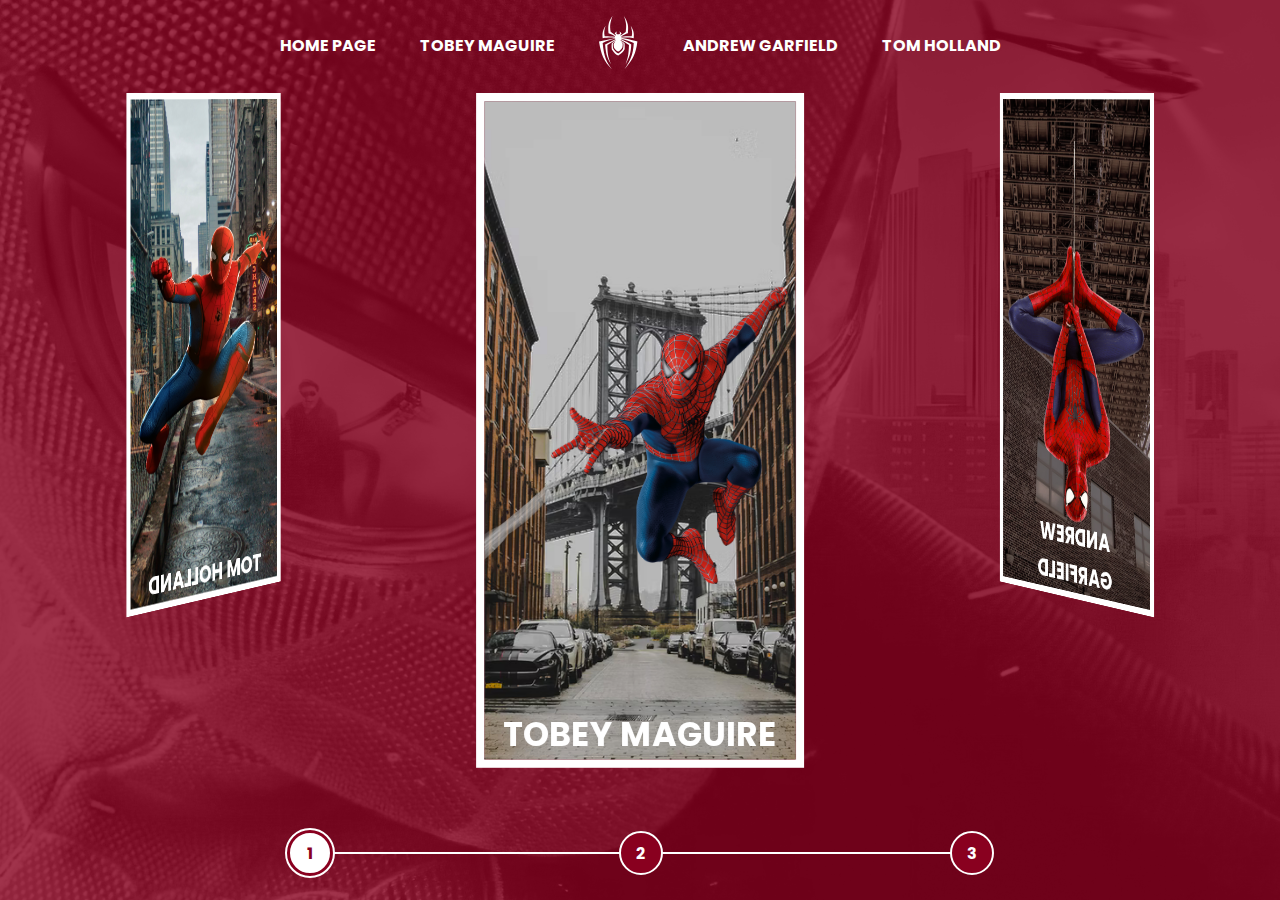
<file: index.html>
<!DOCTYPE html>
<html lang="en">
<head>
    <meta charset="UTF-8">
    <meta http-equiv="X-UA-Compatible" content="IE=edge">
    <meta name="viewport" content="width=device-width, initial-scale=1.0">
    <link rel="stylesheet" href="./assets/css/home-page.css">
    <script src="./assets/scripts/script.js"></script>
    <title>Spider-Man | Multiverses</title>
</head>
<body> 
    <nav class="spider-menu">
        <ul>
            <li class="spider-menu__item">
                <a href="/">Home Page</a>
            </li>
            <li class="spider-menu__item">
                <a href="./pages/tobey-maguiere/spiderman1.html">Tobey Maguire</a>
            </li>
            <li class="spider-menu__item spider-menu__icon">
                <img src="./assets/images/icons/spider.svg" alt="spider-icon" >
            </li>
            <li class="spider-menu__item">
                <a href="./pages/andrew-garfield/spiderman2-1.html">Andrew Garfield</a>
            </li>
            <li class="spider-menu__item">
                <a href="./pages/tom-holland/spiderman3-1.html">Tom Holland</a>
            </li>
        </ul>
    </nav>
    <div class="spider-container">
        <div class="spider-card-carousel" style="transform: translateZ(-40vw) rotateY(0deg);">
            <a href="./pages/tobey-maguiere/spiderman1.html" class="spider-card" id="spider-man-01">
                <img class="spider-card__background" src="./assets/images/pic-sm-bg-01.jpg">
                <img class="spider-card__image" src="./assets/images/spider-man-01.png " alt="Tobey Maguire">
                <h2 class="spider-card__title">Tobey Maguire</h2>
            </a>
            <a href="./pages/andrew-garfield/spiderman2-1.html" class="spider-card" id="spider-man-02">
                <img class="spider-card__background" src="./assets/images/pic-sm-bg-02.jpg">
                <img class="spider-card__image" src="./assets/images/spider-man-02.png" alt="Andrew Garfield">
                <h2 class="spider-card__title">Andrew Garfield</h2>
            </a>
            <a href="./pages/tom-holland/spiderman3-1.html" class="spider-card" id="spider-man-03">
                <img class="spider-card__background" src="./assets/images/pic-sm-bg-03.jpg">
                <img class="spider-card__image" src="./assets/images/spider-man-03.png " alt="Tom Holland">
                <h2 class="spider-card__title">Tom Holland</h2>
            </a> 
        </div>
    </div>

    <div class="spider-controller">
        <div id="1" onclick="selectCarouselItem(this)" class="spider-controller__button spider-controller__button--active">
            1
        </div>
        <div id="2" onclick="selectCarouselItem(this)" class="spider-controller__button">
            2
        </div>
        <div id="3" onclick="selectCarouselItem(this)" class="spider-controller__button">
            3
        </div>
        <div class="spider-controller__line"></div>
    </div>
</body>
</html>
</file>
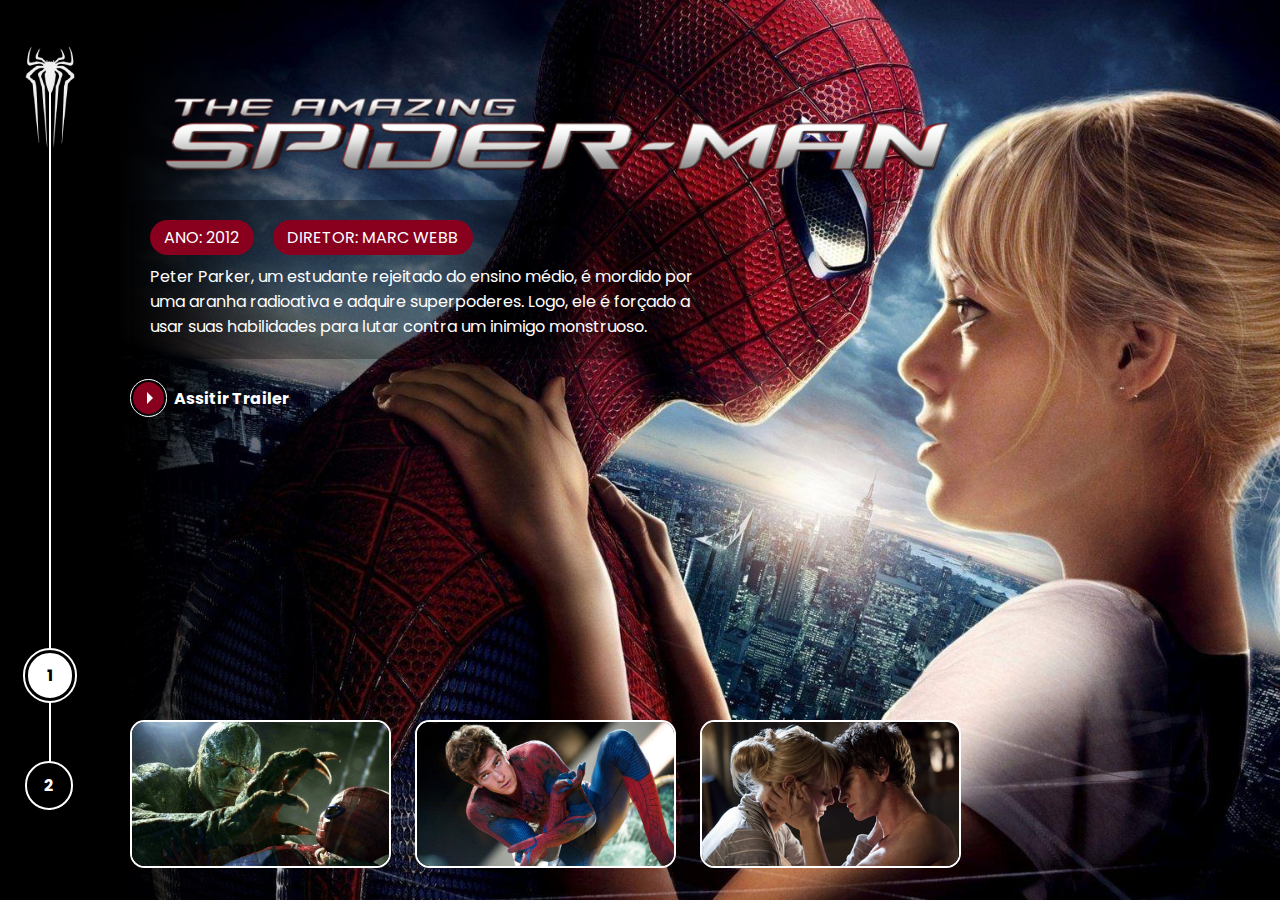
<file: pages/andrew-garfield/spiderman2-1.html>
<!DOCTYPE html>
<html lang="en">
<head>
    <meta charset="UTF-8">
    <meta http-equiv="X-UA-Compatible" content="IE=edge">
    <meta name="viewport" content="width=device-width, initial-scale=1.0">
    <link  rel="stylesheet" href="../../assets/css/internal.css">
    <link rel="stylesheet" href="https://cdn.jsdelivr.net/npm/@fancyapps/ui@4.0/dist/fancybox.css"/>

    <title>Spider-Man | Andrew Garfield</title>
</head>
<body>
    <div class="spider-wrapper">

        <div class="spider-left-column">
            <nav class="navigator">
                <div class="navigator__icon">
                    <a href="../../index.html">
                        <img src="../../assets/images/icons/spiderman1-andrew.png" alt="spider-andrew-icon" />
                    </a>
                </div>
                <ul>
                    <li><a href="#01" class="button-active">1</a></li>
                    <li><a href="spidermand2-2.html">2</a></li>
                </ul>
            </nav>
        </div>

        <div class="spider-main-content spider-background-02-01">
            <div class="spider-main-content__top">
              <div class="spider-logo">
                <img src="../../assets/images/spiderman-andrew/movie-01/logo.png" alt="The Amazing Spiderman (2012)"/>
              </div>
      
              <div class="spider-description">
                <div class="pills">
                  <ul>
                    <li>Ano: 2012</li>
                    <li>Diretor: Marc Webb</li> 
                  </ul>
                </div>
      
                <div class="spider-description__text">
                    <p>Peter Parker, um estudante rejeitado do ensino médio, é mordido por uma aranha radioativa e adquire superpoderes. 
                        Logo, ele é forçado a usar suas habilidades para lutar contra um inimigo monstruoso.</p>
                </div>
              </div>

              <div class="spider-links">
                <ul>
                    <li>
                        <a href="https://www.youtube.com/watch?v=-tnxzJ0SSOw" class="link-button" target="_blank">
                            <span class="icon">
                                <div class="play-icon">&nbsp;</div>
                            </span>
                            <span class="label">
                                Assitir Trailer
                            </span>
                        </a>
                    </li>
                </ul>
              </div>
            </div>
            <div class="spider-main-content__bottom">
                <div class="gallery">
                    <ul>
                        <li>
                            <a data-fancybox href="../../assets/images/spiderman-andrew/movie-01/gallery/image-02.png">
                            <img src="../../assets/images/spiderman-andrew/movie-01/gallery/image-02.png" alt="">
                            </a>
                        </li>
                        <li>
                            <a data-fancybox href="../../assets/images/spiderman-andrew/movie-01/gallery/image-03.png">
                            <img src="../../assets/images/spiderman-andrew/movie-01/gallery/image-03.png" alt="">
                            </a>
                        </li>
                        <li>
                            <a data-fancybox href="../../assets/images/spiderman-andrew/movie-01/gallery/image-01.png">
                            <img src="../../assets/images/spiderman-andrew/movie-01/gallery/image-01.png" alt="">
                            </a>
                        </li>
                    </ul>
                </div>
            </div>
          </div>
        </div>
        <script src="https://cdn.jsdelivr.net/npm/@fancyapps/ui@4.0/dist/fancybox.umd.js"></script>
        <script>
         
        </script>
      </body>
      </html>
</file>
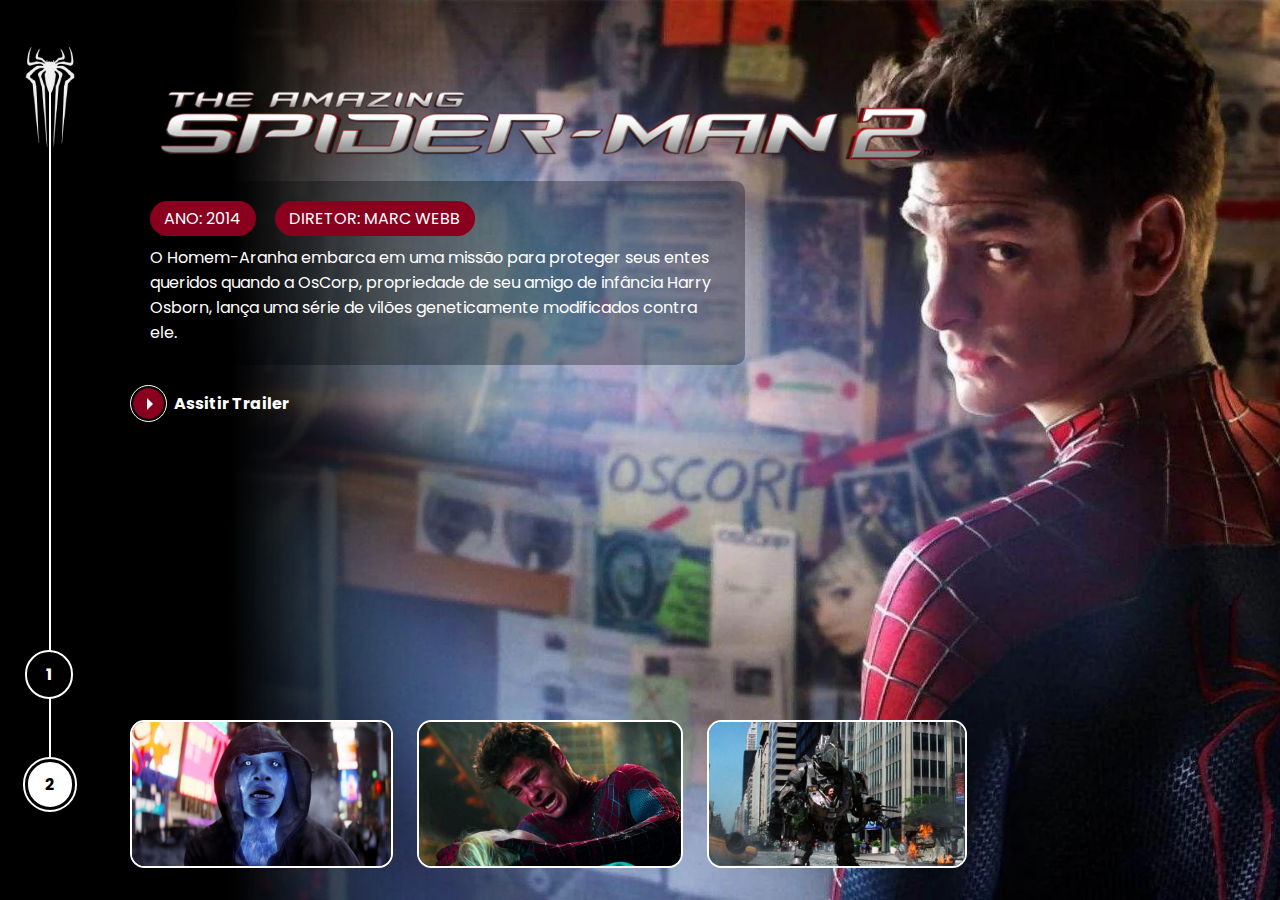
<file: pages/andrew-garfield/spidermand2-2.html>
<!DOCTYPE html>
<html lang="en">
<head>
    <meta charset="UTF-8">
    <meta http-equiv="X-UA-Compatible" content="IE=edge">
    <meta name="viewport" content="width=device-width, initial-scale=1.0">
    <link  rel="stylesheet" href="../../assets/css/internal.css">
    <link rel="stylesheet" href="https://cdn.jsdelivr.net/npm/@fancyapps/ui@4.0/dist/fancybox.css"/>

    <title>Spider-Man | Andrew Garfield</title>
</head>
<body>
    <div class="spider-wrapper">

        <div class="spider-left-column">
            <nav class="navigator">
                <div class="navigator__icon">
                    <a href="../../index.html">
                        <img src="../../assets/images/icons/spiderman1-andrew.png" alt="spider-andrew-icon" />
                    </a>
                </div>
                <ul>
                    <li><a href="spiderman2-1.html">1</a></li>
                    <li><a href="#02" class="button-active">2</a></li>
                </ul>
            </nav>
        </div>

        <div class="spider-main-content spider-background-02-02">
            <div class="spider-main-content__top">
              <div class="spider-logo">
                <img src="../../assets/images/spiderman-andrew/movie-02/logo.png" alt="The Amazing Spider-Man 2 (2014)"/>
              </div>
      
              <div class="spider-description">
                <div class="pills">
                  <ul>
                    <li>Ano: 2014</li>
                    <li>Diretor: Marc Webb</li> 
                  </ul>
                </div>
      
                <div class="spider-description__text">
                    <p>O Homem-Aranha embarca em uma missão para proteger seus entes queridos quando a OsCorp, propriedade de seu amigo de infância Harry Osborn, lança uma série de vilões geneticamente modificados contra ele.</p>
                </div>
              </div>

              <div class="spider-links">
                <ul>
                    <li>
                        <a href="https://www.youtube.com/watch?v=nbp3Ra3Yp74" class="link-button" target="_blank">
                            <span class="icon">
                                <div class="play-icon">&nbsp;</div>
                            </span>
                            <span class="label">
                                Assitir Trailer
                            </span>
                        </a>
                    </li>
                </ul>
              </div>
            </div>
            <div class="spider-main-content__bottom">
                <div class="gallery">
                    <ul>
                        <li>
                            <a data-fancybox href="../../assets/images/spiderman-andrew/movie-02/gallery/image-01.png">
                            <img src="../../assets/images/spiderman-andrew/movie-02/gallery/image-01.png" alt="">
                            </a>
                        </li>
                        <li>
                            <a data-fancybox href="../../assets/images/spiderman-andrew/movie-02/gallery/image-02.png">
                            <img src="../../assets/images/spiderman-andrew/movie-02/gallery/image-02.png" alt="">
                            </a>
                        </li>
                        <li>
                            <a data-fancybox href="../../assets/images/spiderman-andrew/movie-02/gallery/image-03.png">
                            <img src="../../assets/images/spiderman-andrew/movie-02/gallery/image-03.png" alt="">
                            </a>
                        </li>
                    </ul>
                </div>
            </div>
          </div>
        </div>
        <script src="https://cdn.jsdelivr.net/npm/@fancyapps/ui@4.0/dist/fancybox.umd.js"></script>
        <script>
         
        </script>
      </body>
      </html>
</file>
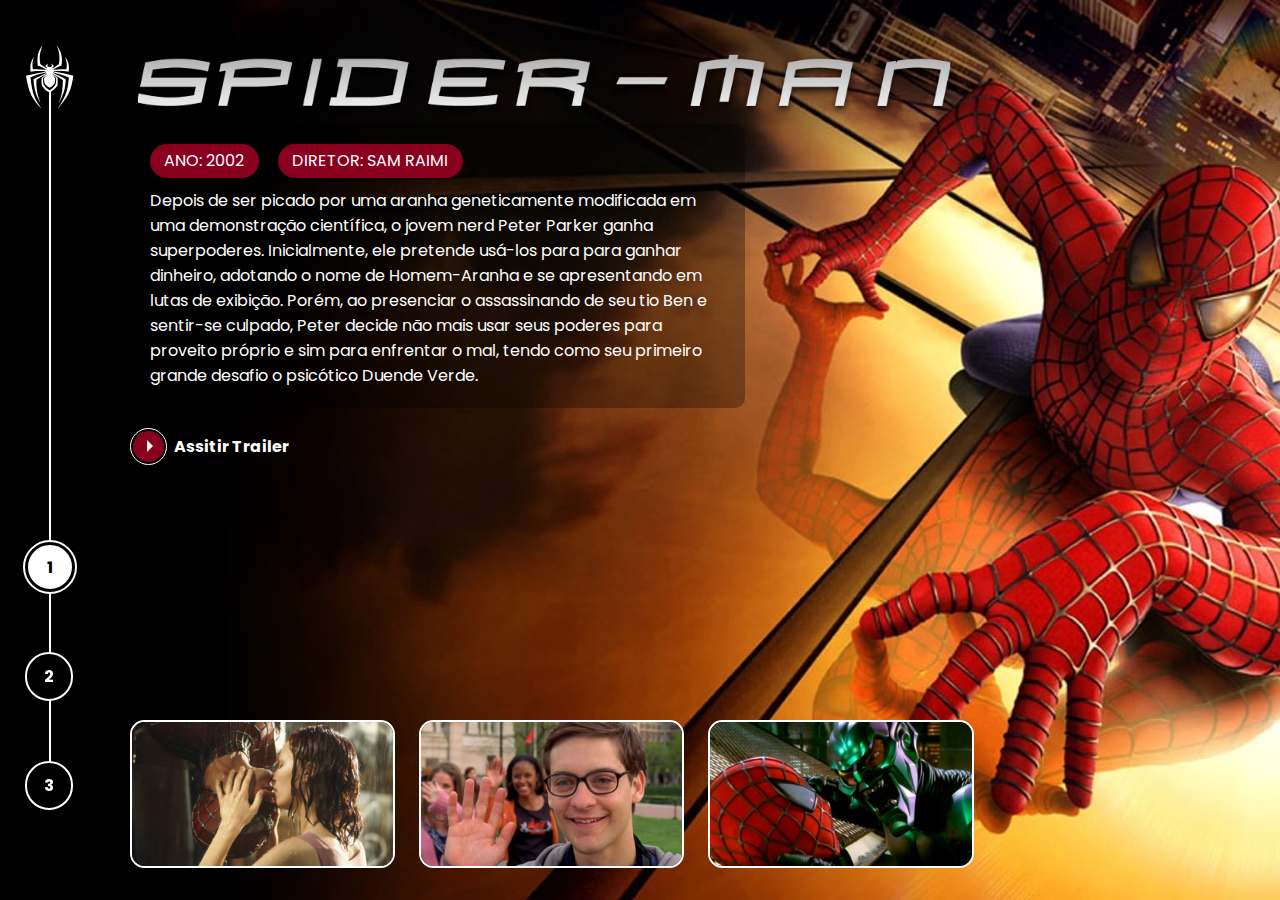
<file: pages/tobey-maguiere/spiderman1.html>
<!DOCTYPE html>
<html lang="en">
<head>
    <meta charset="UTF-8">
    <meta http-equiv="X-UA-Compatible" content="IE=edge">
    <meta name="viewport" content="width=device-width, initial-scale=1.0">
    <link  rel="stylesheet" href="../../assets/css/internal.css">
    <link rel="stylesheet" href="https://cdn.jsdelivr.net/npm/@fancyapps/ui@4.0/dist/fancybox.css"/>

    <title>Spider-Man | Tobey Maguire</title>
</head>
<body>
    <div class="spider-wrapper">

        <div class="spider-left-column">
            <nav class="navigator">
                <div class="navigator__icon">
                    <a href="../../index.html">
                        <img src="../../assets/images/icons/spiderman1.png" alt="spider-tobey-icon" />
                    </a>
                </div>
                <ul>
                    <li><a href="#01" class="button-active">1</a></li>
                    <li><a href="spiderman2.html">2</a></li>
                    <li><a href="spiderman3.html">3</a></li>
                </ul>
            </nav>
        </div>

        <div class="spider-main-content spider-background-01-01">
            <div class="spider-main-content__top">
              <div class="spider-logo">
                <img src="../../assets/images/spiderman-tobey/movie-01/logo.png" alt="Spiderman (2002)"/>
              </div>
      
              <div class="spider-description">
                <div class="pills">
                  <ul>
                    <li>Ano: 2002</li>
                    <li>Diretor: Sam Raimi</li> 
                  </ul>
                </div>
      
                <div class="spider-description__text">
                    <p>Depois de ser picado por uma aranha geneticamente modificada em uma
                        demonstração científica, o jovem nerd Peter Parker ganha superpoderes. Inicialmente, ele pretende usá-los
                        para para ganhar dinheiro, adotando o nome de Homem-Aranha e se apresentando em lutas de exibição. Porém,
                        ao presenciar o assassinando de seu tio Ben e sentir-se culpado, Peter decide não mais usar seus poderes
                        para proveito próprio e sim para enfrentar o mal, tendo como seu primeiro grande desafio o psicótico
                        Duende Verde.</p>
                </div>
              </div>

              <div class="spider-links">
                <ul>
                    <li>
                        <a href="https://www.youtube.com/watch?v=TYMMOjBUPMM" class="link-button" target="_blank">
                            <span class="icon">
                                <div class="play-icon">&nbsp;</div>
                            </span>
                            <span class="label">
                                Assitir Trailer
                            </span>
                        </a>
                    </li>
                </ul>
              </div>
            </div>
            <div class="spider-main-content__bottom">
                <div class="gallery">
                    <ul>
                        <li>
                            <a data-fancybox href="../../assets/images/spiderman-tobey/movie-01/gallery/image-01.png">
                            <img src="../../assets/images/spiderman-tobey/movie-01/gallery/image-01.png" alt="">
                            </a>
                        </li>
                        <li>
                            <a data-fancybox href="../../assets/images/spiderman-tobey/movie-01/gallery/image-02.png">
                            <img src="../../assets/images/spiderman-tobey/movie-01/gallery/image-02.png" alt="">
                            </a>
                        </li>
                        <li>
                            <a data-fancybox href="../../assets/images/spiderman-tobey/movie-01/gallery/image-03-full.jpg">
                            <img src="../../assets/images/spiderman-tobey/movie-01/gallery/image-03.png" alt="">
                            </a>
                        </li>
                    </ul>
                </div>
            </div>
          </div>
        </div>
        <script src="https://cdn.jsdelivr.net/npm/@fancyapps/ui@4.0/dist/fancybox.umd.js"></script>
        <script>
         
        </script>
      </body>
      </html>
</file>
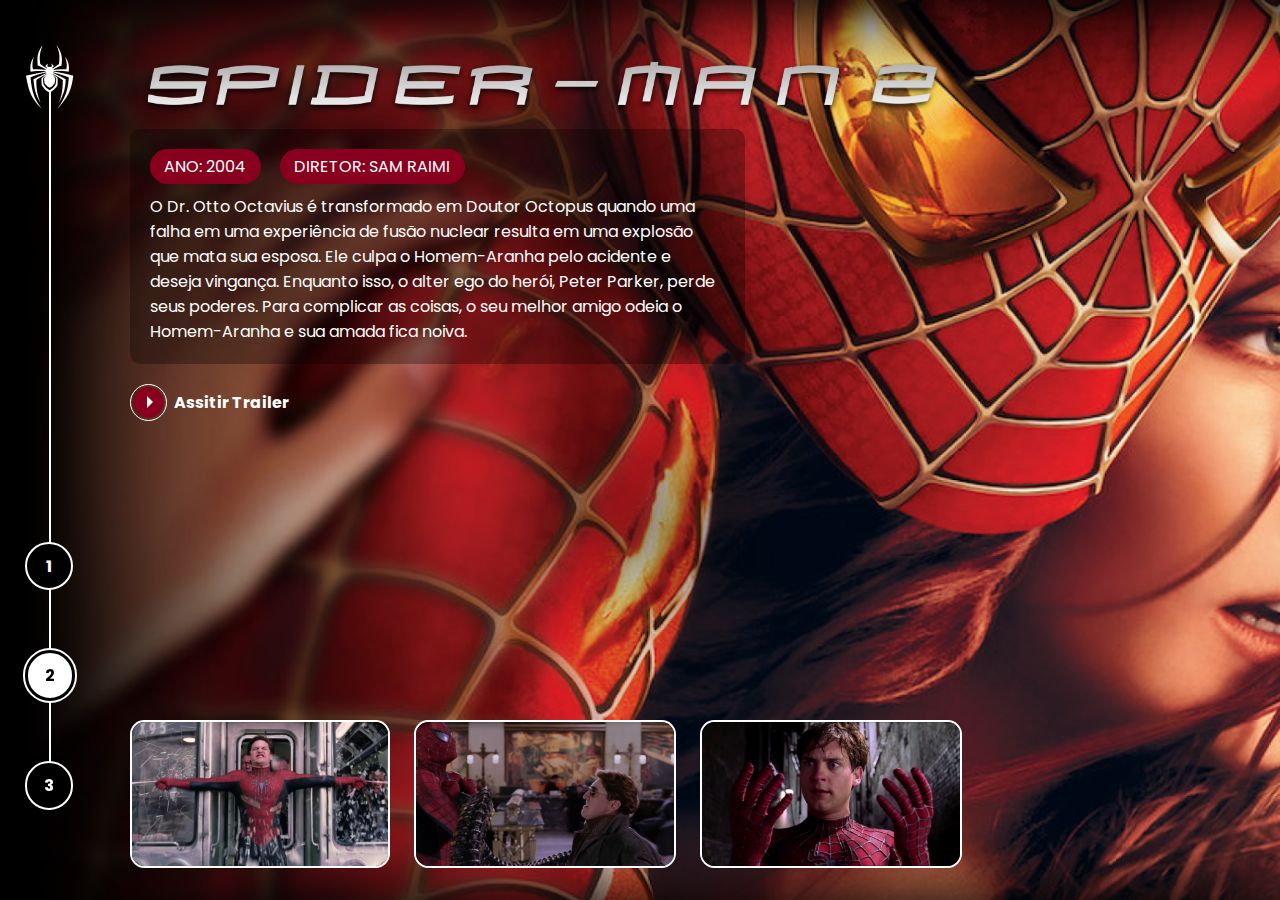
<file: pages/tobey-maguiere/spiderman2.html>
<!DOCTYPE html>
<html lang="en">
<head>
    <meta charset="UTF-8">
    <meta http-equiv="X-UA-Compatible" content="IE=edge">
    <meta name="viewport" content="width=device-width, initial-scale=1.0">
    <link  rel="stylesheet" href="../../assets/css/internal.css">
    <link rel="stylesheet" href="https://cdn.jsdelivr.net/npm/@fancyapps/ui@4.0/dist/fancybox.css"/>

    <title>Spider-Man | Tobey Maguire</title>
</head>
<body>
    <div class="spider-wrapper">

        <div class="spider-left-column">
            <nav class="navigator">
                <div class="navigator__icon">
                    <a href="../../index.html">
                        <img src="../../assets/images/icons/spiderman1.png" alt="spider-tobey-icon" />
                    </a>
                </div>
                <ul>
                    <li><a href="spiderman1.html">1</a></li>
                    <li><a href="#02" class="button-active">2</a></li>
                    <li><a href="spiderman3.html">3</a></li>
                </ul>
            </nav>
        </div>

        <div class="spider-main-content spider-background-01-02">
            <div class="spider-main-content__top">
              <div class="spider-logo">
                <img src="../../assets/images/spiderman-tobey/movie-02/logo.png" alt="Spiderman 2 (2004)"/>
              </div>
      
              <div class="spider-description">
                <div class="pills">
                  <ul>
                    <li>Ano: 2004</li>
                    <li>Diretor: Sam Raimi</li> 
                  </ul>
                </div>
      
                <div class="spider-description__text">
                    <p>O Dr. Otto Octavius é transformado em Doutor Octopus quando uma falha em uma experiência de fusão nuclear resulta em uma explosão que mata sua esposa. 
                        Ele culpa o Homem-Aranha pelo acidente e deseja vingança. Enquanto isso, o alter ego do herói, Peter Parker, perde seus poderes. 
                        Para complicar as coisas, o seu melhor amigo odeia o Homem-Aranha e sua amada fica noiva.</p>
                </div>
              </div>

              <div class="spider-links">
                <ul>
                    <li>
                        <a href="https://www.youtube.com/watch?v=1s9Yln0YwCw" class="link-button" target="_blank">
                            <span class="icon">
                                <div class="play-icon">&nbsp;</div>
                            </span>
                            <span class="label">
                                Assitir Trailer
                            </span>
                        </a>
                    </li>
                </ul>
              </div>
            </div>
            <div class="spider-main-content__bottom">
                <div class="gallery">
                    <ul>
                        <li>
                            <a data-fancybox href="../../assets/images/spiderman-tobey/movie-02/gallery/image-01.png">
                            <img src="../../assets/images/spiderman-tobey/movie-02/gallery/image-01.png" alt="">
                            </a>
                        </li>
                        <li>
                            <a data-fancybox href="../../assets/images/spiderman-tobey/movie-02/gallery/image-02.png">
                            <img src="../../assets/images/spiderman-tobey/movie-02/gallery/image-02.png" alt="">
                            </a>
                        </li>
                        <li>
                            <a data-fancybox href="../../assets/images/spiderman-tobey/movie-02/gallery/image-03.png">
                            <img src="../../assets/images/spiderman-tobey/movie-02/gallery/image-03.png" alt="">
                            </a>
                        </li>
                    </ul>
                </div>
            </div>
          </div>
        </div>
        <script src="https://cdn.jsdelivr.net/npm/@fancyapps/ui@4.0/dist/fancybox.umd.js"></script>
        <script>
         
        </script>
      </body>
      </html>
</file>
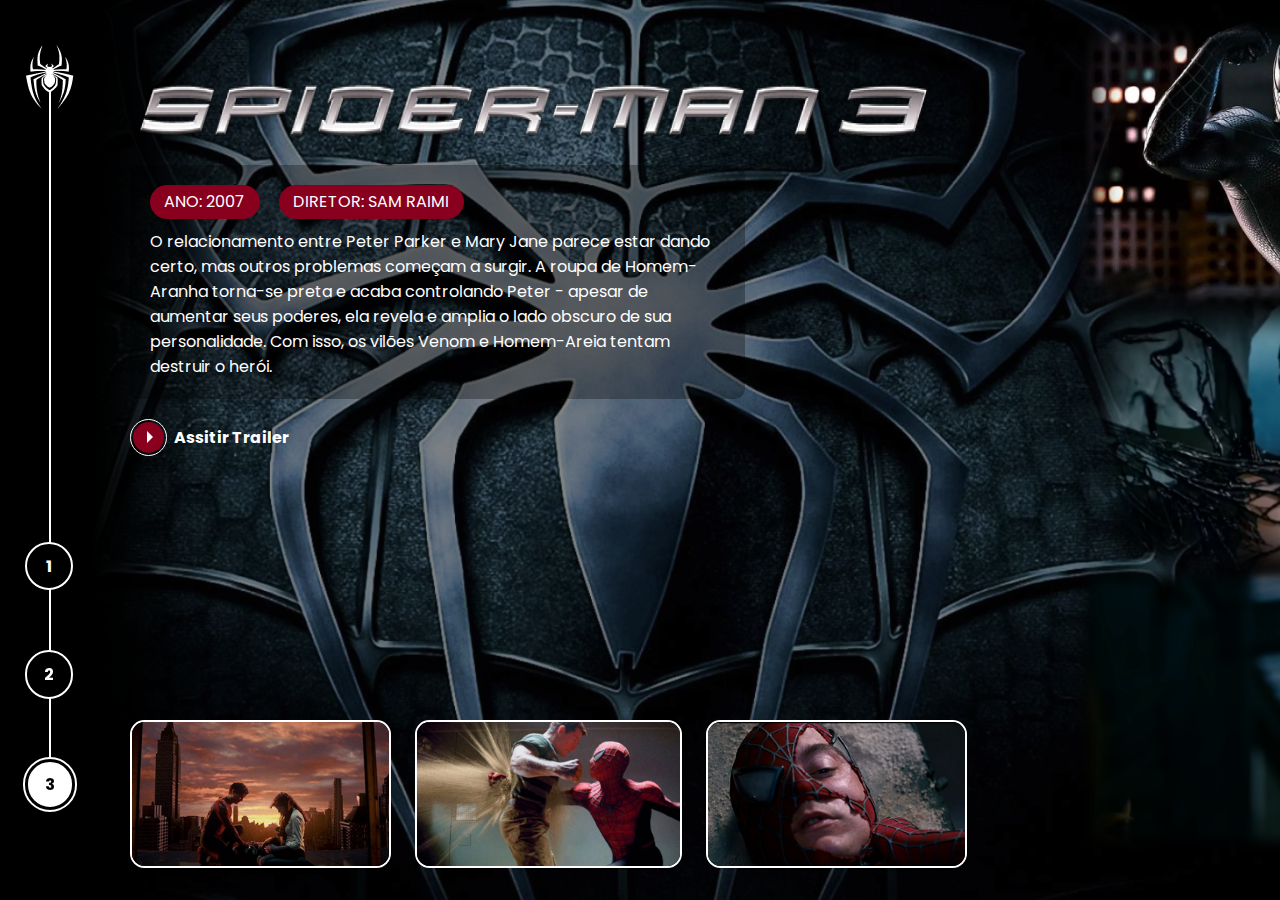
<file: pages/tobey-maguiere/spiderman3.html>
<!DOCTYPE html>
<html lang="en">
<head>
    <meta charset="UTF-8">
    <meta http-equiv="X-UA-Compatible" content="IE=edge">
    <meta name="viewport" content="width=device-width, initial-scale=1.0">
    <link  rel="stylesheet" href="../../assets/css/internal.css">
    <link rel="stylesheet" href="https://cdn.jsdelivr.net/npm/@fancyapps/ui@4.0/dist/fancybox.css"/>

    <title>Spider-Man | Tobey Maguire</title>
</head>
<body>
    <div class="spider-wrapper">

        <div class="spider-left-column">
            <nav class="navigator">
                <div class="navigator__icon">
                    <a href="../../index.html">
                        <img src="../../assets/images/icons/spiderman1.png" alt="spider-tobey-icon" />
                    </a>
                </div>
                <ul>
                    <li><a href="spiderman1.html" >1</a></li>
                    <li><a href="spiderman2.html">2</a></li>
                    <li><a href="#3" class="button-active">3</a></li>
                </ul>
            </nav>
        </div>

        <div class="spider-main-content spider-background-01-03">
            <div class="spider-main-content__top">
              <div class="spider-logo">
                <img src="../../assets/images/spiderman-tobey/movie-03/logo.png" alt="Spiderman 3 (2007)"/>
              </div>
      
              <div class="spider-description">
                <div class="pills">
                  <ul>
                    <li>Ano: 2007</li>
                    <li>Diretor: Sam Raimi</li> 
                  </ul>
                </div>
      
                <div class="spider-description__text">
                    <p>O relacionamento entre Peter Parker e Mary Jane parece estar dando certo, mas outros problemas começam a surgir. 
                        A roupa de Homem-Aranha torna-se preta e acaba controlando Peter - apesar de aumentar seus poderes, ela revela e amplia o lado obscuro de sua personalidade. 
                        Com isso, os vilões Venom e Homem-Areia tentam destruir o herói.</p>
                </div>
              </div>

              <div class="spider-links">
                <ul>
                    <li>
                        <a href="https://www.youtube.com/watch?v=e5wUilOeOmg" class="link-button" target="_blank">
                            <span class="icon">
                                <div class="play-icon">&nbsp;</div>
                            </span>
                            <span class="label">
                                Assitir Trailer
                            </span>
                        </a>
                    </li>
                </ul>
              </div>
            </div>
            <div class="spider-main-content__bottom">
                <div class="gallery">
                    <ul>
                        <li>
                            <a data-fancybox href="../../assets/images/spiderman-tobey/movie-03/gallery/image-01.png">
                            <img src="../../assets/images/spiderman-tobey/movie-03/gallery/image-01.png" alt="">
                            </a>
                        </li>
                        <li>
                            <a data-fancybox href="../../assets/images/spiderman-tobey/movie-03/gallery/image-02.png">
                            <img src="../../assets/images/spiderman-tobey/movie-03/gallery/image-02.png" alt="">
                            </a>
                        </li>
                        <li>
                            <a data-fancybox href="../../assets/images/spiderman-tobey/movie-03/gallery/image-03.png">
                            <img src="../../assets/images/spiderman-tobey/movie-03/gallery/image-03.png" alt="">
                            </a>
                        </li>
                    </ul>
                </div>
            </div>
          </div>
        </div>
        <script src="https://cdn.jsdelivr.net/npm/@fancyapps/ui@4.0/dist/fancybox.umd.js"></script>
        <script>
         
        </script>
      </body>
      </html>
</file>
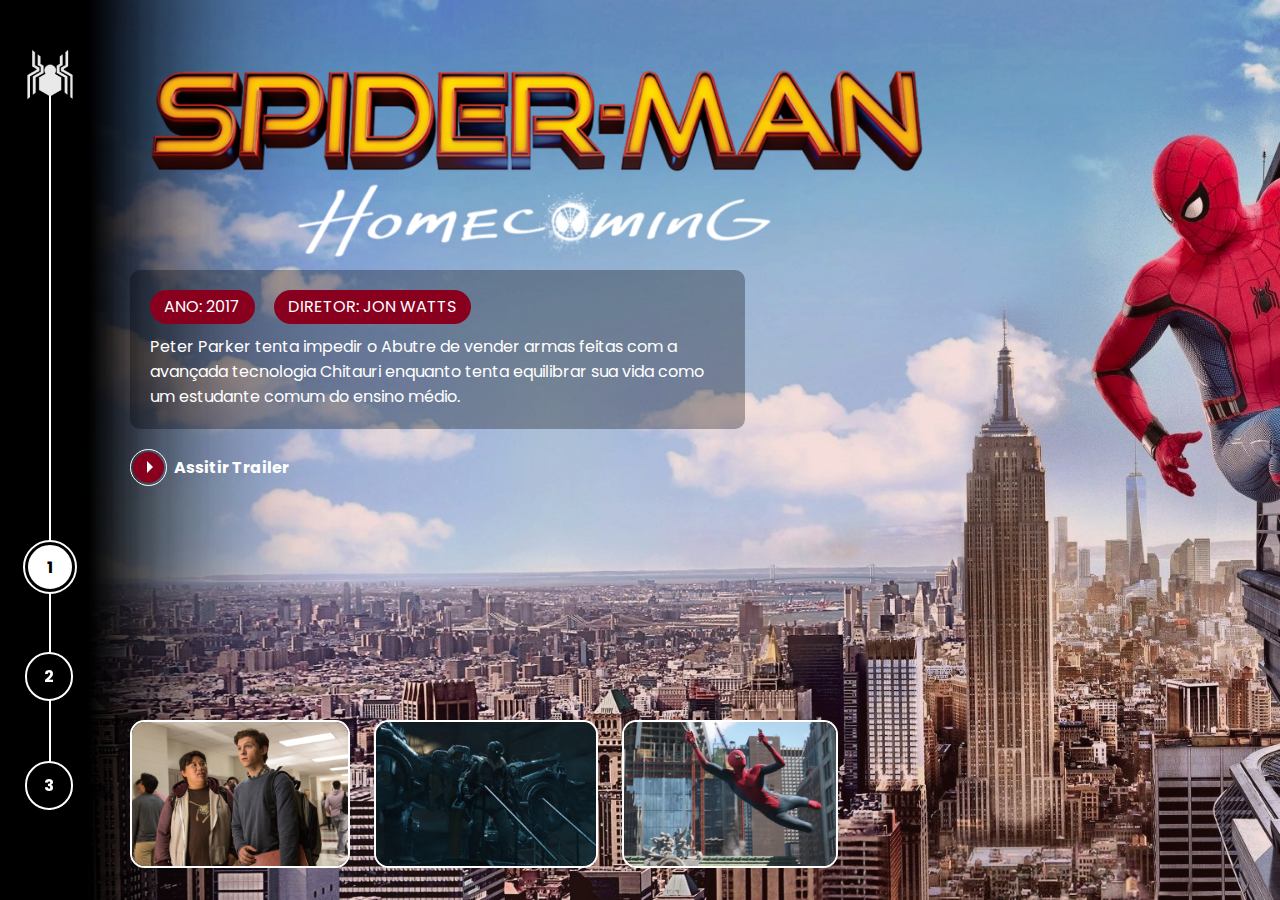
<file: pages/tom-holland/spiderman3-1.html>
<!DOCTYPE html>
<html lang="en">
<head>
    <meta charset="UTF-8">
    <meta http-equiv="X-UA-Compatible" content="IE=edge">
    <meta name="viewport" content="width=device-width, initial-scale=1.0">
    <link  rel="stylesheet" href="../../assets/css/internal.css">
    <link rel="stylesheet" href="https://cdn.jsdelivr.net/npm/@fancyapps/ui@4.0/dist/fancybox.css"/>

    <title>Spider-Man | Tom Holland</title>
</head>
<body>
    <div class="spider-wrapper">

        <div class="spider-left-column">
            <nav class="navigator">
                <div class="navigator__icon">
                    <a href="../../index.html">
                        <img src="../../assets/images/icons/spiderman1-tom.png" alt="spider-tom-icon" />
                    </a>
                </div>
                <ul>
                    <li><a href="#01" class="button-active">1</a></li>
                    <li><a href="spiderman3-2.html">2</a></li>
                    <li><a href="spiderman3-3.html">3</a></li>
                </ul>
            </nav>
        </div>

        <div class="spider-main-content spider-background-03-01">
            <div class="spider-main-content__top">
              <div class="spider-logo">
                <img src="../../assets/images/spiderman-tom/movie-01/logo.png" alt="Spider-Man Homecoming (2012)"/>
              </div>
      
              <div class="spider-description">
                <div class="pills">
                  <ul>
                    <li>Ano: 2017</li>
                    <li>Diretor: Jon Watts</li> 
                  </ul>
                </div>
      
                <div class="spider-description__text">
                    <p>Peter Parker tenta impedir o Abutre de vender armas feitas com a avançada tecnologia Chitauri enquanto tenta equilibrar sua vida como um estudante comum do ensino médio.</p>
                </div>
              </div>

              <div class="spider-links">
                <ul>
                    <li>
                        <a href="https://www.youtube.com/watch?v=rk-dF1lIbIg" class="link-button" target="_blank">
                            <span class="icon">
                                <div class="play-icon">&nbsp;</div>
                            </span>
                            <span class="label">
                                Assitir Trailer
                            </span>
                        </a>
                    </li>
                </ul>
              </div>
            </div>
            <div class="spider-main-content__bottom">
                <div class="gallery">
                    <ul>
                        <li>
                            <a data-fancybox href="../../assets/images/spiderman-tom/movie-01/gallery/image-03.png">
                            <img src="../../assets/images/spiderman-tom/movie-01/gallery/image-03.png" alt="">
                            </a>
                        </li>
                        <li>
                            <a data-fancybox href="../../assets/images/spiderman-tom/movie-01/gallery/image-01.png">
                            <img src="../../assets/images/spiderman-tom/movie-01/gallery/image-01.png" alt="">
                            </a>
                        </li>
                        <li>
                            <a data-fancybox href="../../assets/images/spiderman-tom/movie-01/gallery/image-04.png">
                            <img src="../../assets/images/spiderman-tom/movie-01/gallery/image-04.png" alt="">
                            </a>
                        </li>
                    </ul>
                </div>
            </div>
          </div>
        </div>
        <script src="https://cdn.jsdelivr.net/npm/@fancyapps/ui@4.0/dist/fancybox.umd.js"></script>
        <script>
         
        </script>
      </body>
      </html>
</file>
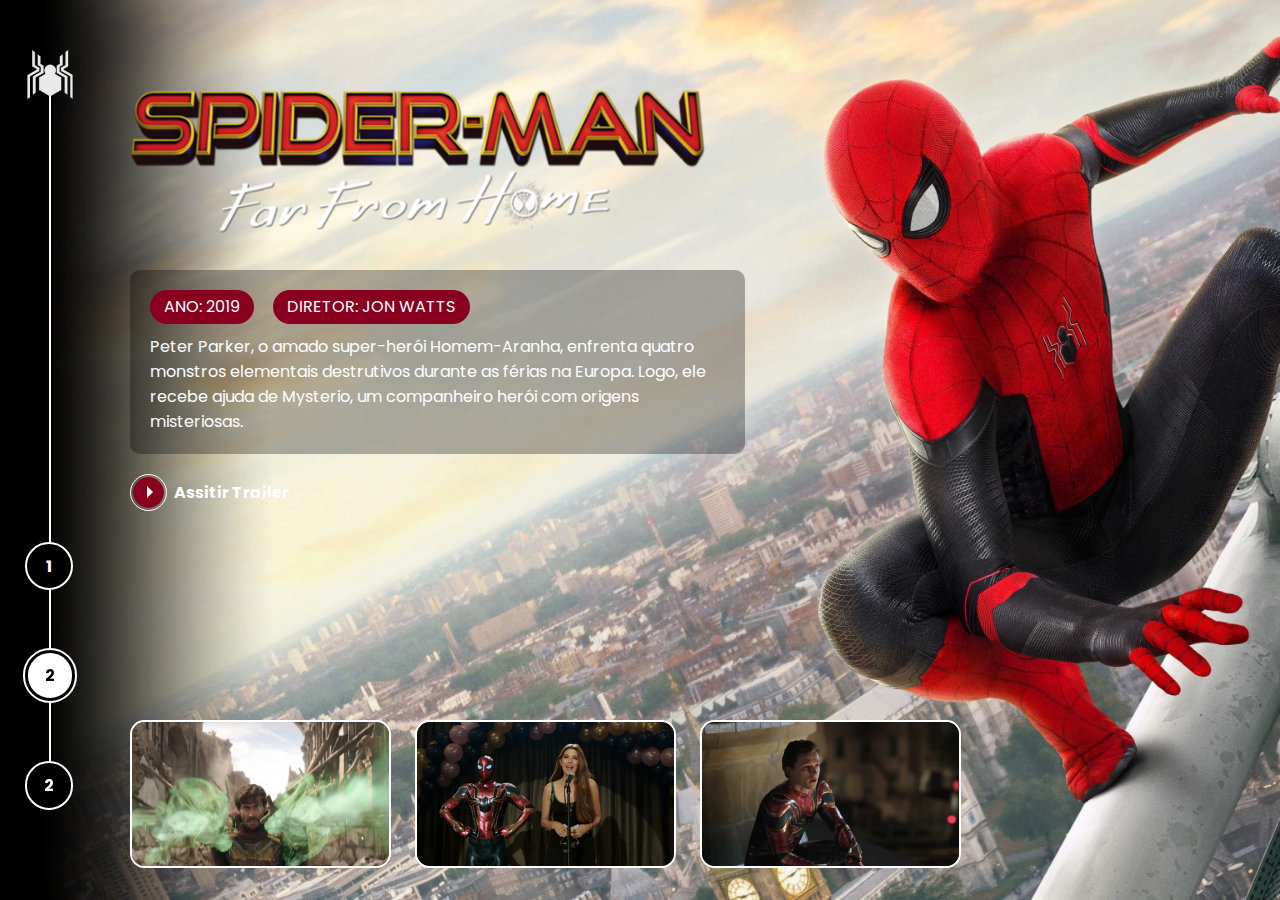
<file: pages/tom-holland/spiderman3-2.html>
<!DOCTYPE html>
<html lang="en">
<head>
    <meta charset="UTF-8">
    <meta http-equiv="X-UA-Compatible" content="IE=edge">
    <meta name="viewport" content="width=device-width, initial-scale=1.0">
    <link  rel="stylesheet" href="../../assets/css/internal.css">
    <link rel="stylesheet" href="https://cdn.jsdelivr.net/npm/@fancyapps/ui@4.0/dist/fancybox.css"/>

    <title>Spider-Man | Tom Holland</title>
</head>
<body>
    <div class="spider-wrapper">

        <div class="spider-left-column">
            <nav class="navigator">
                <div class="navigator__icon">
                    <a href="../../index.html">
                        <img src="../../assets/images/icons/spiderman1-tom.png" alt="spider-tom-icon" />
                    </a>
                </div>
                <ul>
                    <li><a href="spiderman3-1.html">1</a></li>
                    <li><a href="#02" class="button-active">2</a></li>
                    <li><a href="spiderman3-3.html">2</a></li>
                </ul>
            </nav>
        </div>

        <div class="spider-main-content spider-background-03-02">
            <div class="spider-main-content__top">
              <div class="spider-logo">
                <img src="../../assets/images/spiderman-tom/movie-02/logo.png" alt="Spider-Man Far From Home (2019)"/>
              </div>
      
              <div class="spider-description">
                <div class="pills">
                  <ul>
                    <li>Ano: 2019</li>
                    <li>Diretor: Jon Watts</li> 
                  </ul>
                </div>
      
                <div class="spider-description__text">
                    <p>Peter Parker, o amado super-herói Homem-Aranha, enfrenta quatro monstros elementais destrutivos durante as férias na Europa. 
                        Logo, ele recebe ajuda de Mysterio, um companheiro herói com origens misteriosas.</p>
                </div>
              </div>

              <div class="spider-links">
                <ul>
                    <li>
                        <a href="https://www.youtube.com/watch?v=Nt9L1jCKGnE" class="link-button" target="_blank">
                            <span class="icon">
                                <div class="play-icon">&nbsp;</div>
                            </span>
                            <span class="label">
                                Assitir Trailer
                            </span>
                        </a>
                    </li>
                </ul>
              </div>
            </div>
            <div class="spider-main-content__bottom">
                <div class="gallery">
                    <ul>
                        <li>
                            <a data-fancybox href="../../assets/images/spiderman-tom/movie-02/gallery/image-01.png">
                            <img src="../../assets/images/spiderman-tom/movie-02/gallery/image-01.png" alt="">
                            </a>
                        </li>
                        <li>
                            <a data-fancybox href="../../assets/images/spiderman-tom/movie-02/gallery/image-02.png">
                            <img src="../../assets/images/spiderman-tom/movie-02/gallery/image-02.png" alt="">
                            </a>
                        </li>
                        <li>
                            <a data-fancybox href="../../assets/images/spiderman-tom/movie-02/gallery/image-03.png">
                            <img src="../../assets/images/spiderman-tom/movie-02/gallery/image-03.png" alt="">
                            </a>
                        </li>
                    </ul>
                </div>
            </div>
          </div>
        </div>
        <script src="https://cdn.jsdelivr.net/npm/@fancyapps/ui@4.0/dist/fancybox.umd.js"></script>
        <script>
         
        </script>
      </body>
      </html>
</file>
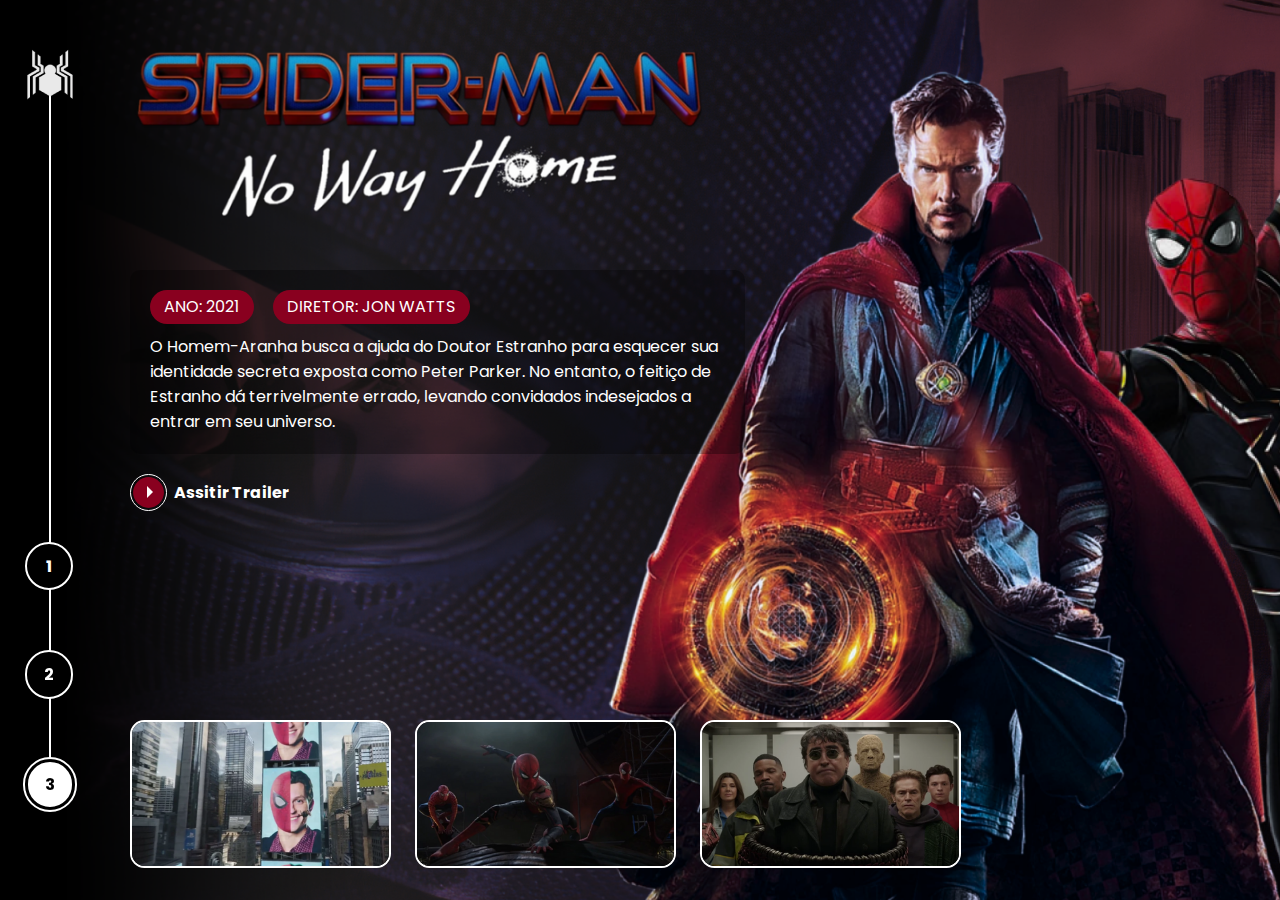
<file: pages/tom-holland/spiderman3-3.html>
<!DOCTYPE html>
<html lang="en">
<head>
    <meta charset="UTF-8">
    <meta http-equiv="X-UA-Compatible" content="IE=edge">
    <meta name="viewport" content="width=device-width, initial-scale=1.0">
    <link  rel="stylesheet" href="../../assets/css/internal.css">
    <link rel="stylesheet" href="https://cdn.jsdelivr.net/npm/@fancyapps/ui@4.0/dist/fancybox.css"/>

    <title>Spider-Man | Tom Holland</title>
</head>
<body>
    <div class="spider-wrapper">

        <div class="spider-left-column">
            <nav class="navigator">
                <div class="navigator__icon">
                    <a href="../../index.html">
                        <img src="../../assets/images/icons/spiderman1-tom.png" alt="spider-tom-icon" />
                    </a>
                </div>
                <ul>
                    <li><a href="spiderman3-1.html" >1</a></li>
                    <li><a href="spiderman3-2.html">2</a></li>
                    <li><a href="#3" class="button-active">3</a></li>
                </ul>
            </nav>
        </div>

        <div class="spider-main-content spider-background-03-03">
            <div class="spider-main-content__top">
              <div class="spider-logo">
                <img src="../../assets/images/spiderman-tom/movie-03/logo.png" alt="Spiderman 3 (2007)"/>
              </div>
      
              <div class="spider-description">
                <div class="pills">
                  <ul>
                    <li>Ano: 2021</li>
                    <li>Diretor: Jon Watts</li> 
                  </ul>
                </div>
      
                <div class="spider-description__text">
                    <p>O Homem-Aranha busca a ajuda do Doutor Estranho para esquecer sua identidade secreta exposta como Peter Parker. 
                        No entanto, o feitiço de Estranho dá terrivelmente errado, levando convidados indesejados a entrar em seu universo.</p>
                </div>
              </div>

              <div class="spider-links">
                <ul>
                    <li>
                        <a href="https://www.youtube.com/watch?v=JfVOs4VSpmA" class="link-button" target="_blank">
                            <span class="icon">
                                <div class="play-icon">&nbsp;</div>
                            </span>
                            <span class="label">
                                Assitir Trailer
                            </span>
                        </a>
                    </li>
                </ul>
              </div>
            </div>
            <div class="spider-main-content__bottom">
                <div class="gallery">
                    <ul>
                        <li>
                            <a data-fancybox href="../../assets/images/spiderman-tom/movie-03/gallery/image-01.png">
                            <img src="../../assets/images/spiderman-tom/movie-03/gallery/image-01.png" alt="">
                            </a>
                        </li>
                        <li>
                            <a data-fancybox href="../../assets/images/spiderman-tom/movie-03/gallery/image-03.png">
                            <img src="../../assets/images/spiderman-tom/movie-03/gallery/image-03.png" alt="">
                            </a>
                        </li>
                        <li>
                            <a data-fancybox href="../../assets/images/spiderman-tom/movie-03/gallery/image-02.png">
                            <img src="../../assets/images/spiderman-tom/movie-03/gallery/image-02.png"alt="">
                            </a>
                        </li>
                    </ul>
                </div>
            </div>
          </div>
        </div>
        <script src="https://cdn.jsdelivr.net/npm/@fancyapps/ui@4.0/dist/fancybox.umd.js"></script>
        <script>
         
        </script>
      </body>
      </html>
</file>
<file: assets/css/home-page.css>
@import url('reset.css');
@import url('global.css');

body {
    background-color: var(--primary-color);
}

body::before {
    content: "";
    background-image: url('../images/spider-man-background.jpg');
    background-repeat: no-repeat;
    background-position: center;
    background-size: cover;
    width: 100%;
    height: 100%;
    position: absolute;
    opacity: 0.2;
    transition: background-image 0.6s ease-in-out, opacity 0.7s ease-in-out;

}

.spider-menu{
    padding: 1rem 0;
    width: 100%;
    text-align: center;
    position: relative;
}

.spider-menu__item {
    display: inline-block;
    text-transform: uppercase;
    font-weight: bold;
    margin: 0 1.25rem;
}

.spider-menu__icon {
    width: 2.5rem;
    margin: 0 1.25rem;
    vertical-align: middle;
}

.spider-container {
    position: relative;
    display: flex;
    align-items: center;
    justify-content: space-evenly;
    perspective: 3000px;
}
.spider-card {
    border: 0.5rem solid #fff;
    width: 100%;
    height: 70vh;
    position: absolute;
    transition: filter .5s ease-in-out;
}

.spider-card:nth-child(1) {
    transform: rotateY(0deg) translateZ(50vw);
}

.spider-card:nth-child(2) {
    transform: rotateY(120deg) translateZ(50vw);
}

.spider-card:nth-child(3) {
    transform: rotateY(240deg) translateZ(50vw);
}
  

.spider-card__background {
    width: 100%;
    height: 100%;
    object-fit: cover;
    position: absolute;
    opacity: 1;
    transition: opacity 0.7s ease-in-out;
}
.spider-card__image {
    width: 100%;
    height: 100%;
    object-fit: contain;
    position: relative;
    transition: 0.4s ease-in-out;
}

.spider-card__title {
    font-size: 2rem;
    text-transform: uppercase;
    text-align: center;
    position: absolute;
    width: 100%;
    bottom: 0;
    transition: bottom 0.4s ease-in-out;
}

.spider-controller {
    position: absolute;
    display: flex;
    justify-content: space-evenly;
    align-items: center;
    margin-top: 3rem;
    bottom: 1.5rem;
    width: 100%;
}

.spider-controller__button {
    display: flex;
    align-items: center;
    justify-content: center;
    width: 2.5rem;
    height: 2.5rem;
    border: 0.125rem solid #FFF;
    border-radius: 50%;
    background-color: var(--primary-color);
    text-align: center;
    font-size: 1rem;
    font-weight: bold;
    cursor: pointer;
    z-index: 1;
    transition: transform 0.2s ease-in-out;
}

.spider-controller__button:hover{
    transform: scale(1.1);
    color: var(--primary-color);
    background-color: #fff;
}

.spider-controller__button--active {
    background-color: #FFF;
    color: var(--primary-color);
    border: 0.1875rem solid var(--primary-color);
    outline: 0.125rem solid #FFF;
}

.spider-controller__line {
    background-color: #FFF;
    width: 50%;
    height: 0.125rem;
    position: absolute;
} 

.spider-card--hovered .spider-card__background {
    cursor: pointer;
    opacity: 0;
}

.spider-card--hovered .spider-card__image {
    transform: scale(1.4);
    filter: drop-shadow(30px 10px 4px rgba(0, 0, 0, .5));
}

body#spider-man-01-hovered::before {
    background-image: url('../images/pic-sm-bg-01.jpg');
}

body#spider-man-02-hovered::before {
    background-image: url('../images/pic-sm-bg-02.jpg');
}

body#spider-man-03-hovered::before {
    background-image: url('../images/pic-sm-bg-03.jpg');
}

body[id^="spider-man-"]::before {
    opacity: 1;
}

body[id^="spider-man-"] .spider-card:not(.spider-card--hovered) {
    filter: grayscale(80%);
}

.spider-card--hovered .spider-card__title {
    bottom: 50%;
}

.spider-card-carousel {
    display: flex;
    justify-content: center;
    width: calc(100vw / 3 - 10%);
    transform-style: preserve-3d;
    transition: transform 0.4s ease-in;
}
</file>
<file: assets/css/internal.css>
@import url('reset.css');
@import url('global.css');
@import url('components/_navigator.css');
@import url('components/_pills.css');
@import url('components/_link-button.css');
@import url('components/_gallery.css');

.spider-wrapper {
    display: flex;
    height: 100vh;
    flex-flow: row nowrap;
}


.spider-wrapper .spider-main-content {
    height: 100%;
    width: 100%;
    padding-left: 8.125rem;
    position: relative;
}

.spider-wrapper .spider-left-column {
    width: 6.25rem;
    height: 100%;
    display: flex;
    justify-content: center;
    align-items: center;  
    position: fixed;
    padding-right: 3.125rem;
    left: 0;
    top: 0;
    z-index: 1;
}

  
  .spider-wrapper .spider-main-content__top {
    height: 76vh;
    display: flex;
    flex-direction: column;
    justify-content: flex-start;
  }
  
  .spider-wrapper .spider-main-content__bottom{
    height: 23vh;
    display: flex;
    flex-direction: column;
    justify-content: flex-end;
  }
  
  .spider-wrapper .spider-main-content .spider-logo img{
    margin-top: 3.125rem;
    margin-left: 0;
    width: 72%;
  }
  
  .spider-wrapper .spider-main-content__top .spider-description{
    background-color: rgba(0,0,0,.3);
    max-width: 50%;
    padding: 1.25rem;
    border-radius: 0.625rem;
  }
  
  .spider-wrapper .spider-main-content__top .spider-description .spider-description__text p{
    color: #fff;
    margin-top: 0.6rem;
  }

  .s-wrapper .s-main-content__top .s-description .pills{
    margin-bottom: 1.25rem;
  }
  
  .spider-wrapper .spider-main-content .spider-links {
    padding: 1.25rem;
    padding-left: 0;
    display: flex;
    flex-direction: row;
  }

  .spider-background-01-01 {
    background-image: url('../images/spiderman-tobey/movie-01/background.png');
    background-size:cover;
  }
  
  .spider-background-01-02 {
    background-image: url('../images/spiderman-tobey/movie-02/background.png');
    background-size: cover;
  }
  
  .spider-background-01-03 {
    background-image: url('../images/spiderman-tobey/movie-03/background.png');
    background-size: cover;
  }

  .spider-background-02-01 {
    background-image: url('../images/spiderman-andrew/movie-01/background.png');
    background-size: cover;
  }

  .spider-background-02-02 {
    background-image: url('../images/spiderman-andrew/movie-02/background.jpg');
    background-size: cover;
  }

  .spider-background-03-01 {
    background-image: url('../images/spiderman-tom/movie-01/background.png');
    background-size: cover;
  }

  .spider-background-03-02 {
    background-image: url('../images/spiderman-tom/movie-02/background.png');
    background-size: cover;
  }

  .spider-background-03-03 {
    background-image: url('../images/spiderman-tom/movie-03/background.png');
    background-size: cover;
  }
</file>
